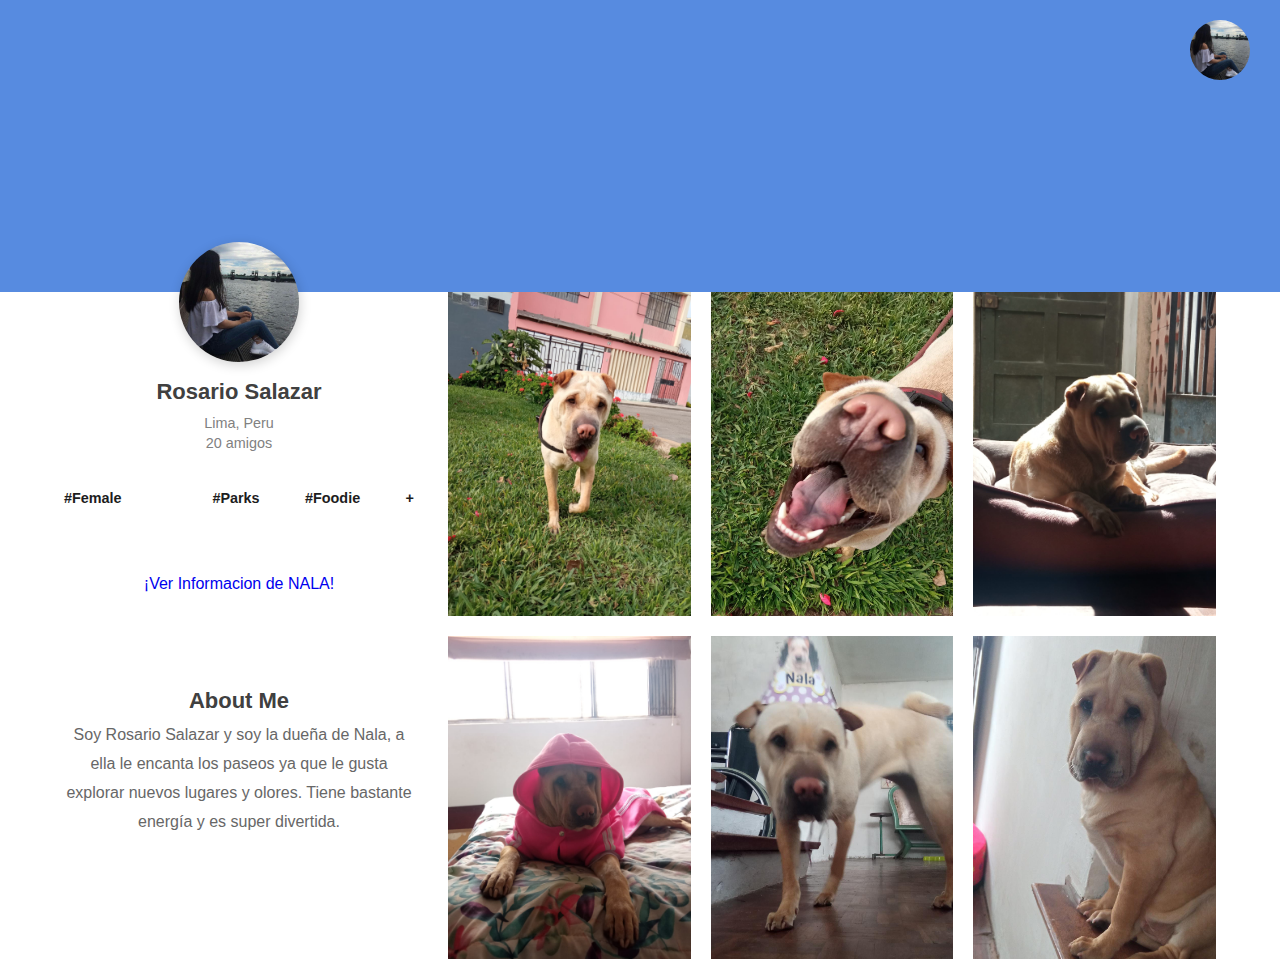
<file: pagina-web/client-profile.html>
<!DOCTYPE html>
<html lang="en">
    <head>
        <meta charset="UTF-8"/>
        <meta http-equiv="X-UA-Compatible" content="IE=edge" />
        <meta name="viewport" content="width=device-width, initial-scale=1.0" />
        <title>Perfil Del Dueño</title>
        <link rel="icon" href="imagenes/logo.ico">
        <link rel="stylesheet" href="client-profile-styles.css">
    </head>
    <body>
        <header class="action" onclick="menuToggle();">
            <div class="profile">
                <img src="imagenes/perfil-user-img.jpg" alt="img-user"> 
            </div>
            <div class="menu">
                <h3>Rosario Salazar<br><span>Pet Lover</span></h3>
                <ul>
                    <li><img src="imagenes/perfil.png"><a href="client-profile.html">Mi perfil</a></li>
                    <li><img src="imagenes/buscar.png"><a href="explore-profile.html">Explorar perfiles</a></li>
                    <li><img src="imagenes/personas.png"><a href="explore-profile.html">Mis paseadores y cuidadores</a></li>
                    <li><img src="imagenes/log-out.png"><a href="index.html">Cerrar sesión</a></li>
                </ul>
            </div>
        </header>
    
        <div class="header">
            <header>
            </header>
            <div class="cols_container">
                <div class="left__col">
                    <div class="Profile">
                        <img src="imagenes/perfil-user-img.jpg" class="profile_pic" />
                    </div>
                    
                    <h2>Rosario Salazar</h2>
                    <p>Lima, Peru</p>
                    <p>20 amigos</p>
                
                    <ul class="Tags">
                        <li><span>#Female<span><li>
                        <li><span>#Parks<span></li>
                        <li><span>#Foodie<span></li>
                        <li><span>+<span></li>
                    </ul>

                    <nav>
                        <a href="perfil-mascota.html">¡Ver Informacion de NALA!</a>
                    </nav>

                    <div class="About">
                        <h2>About Me</h2>
                        <p>
                            Soy Rosario Salazar y soy la dueña de Nala, a ella le encanta los paseos
                            ya que le gusta explorar nuevos lugares y olores. Tiene bastante energía
                            y es super divertida.
                        </p>
                    </div>
                </div>
                    
                <div class="right__col">
                    <div class="Dog_Pic">
                        <img src="imagenes/nala2.jpeg" class="Photo" />
                        <img src="imagenes/nala3.jpeg" alt="Photo" />
                        <img src="imagenes/nala4.jpeg" alt="Photo" />
                        <img src="imagenes/nala5.jpeg" alt="Photo" />
                        <img src="imagenes/nala6.jpeg" alt="Photo" />
                        <img src="imagenes/nala7.jpeg" alt="Photo" />
                    </div>
                </div>
            <div>
        </div>
        <script type="text/javascript" src="scriptPage.js"></script>
    </body>
</html>
</file>
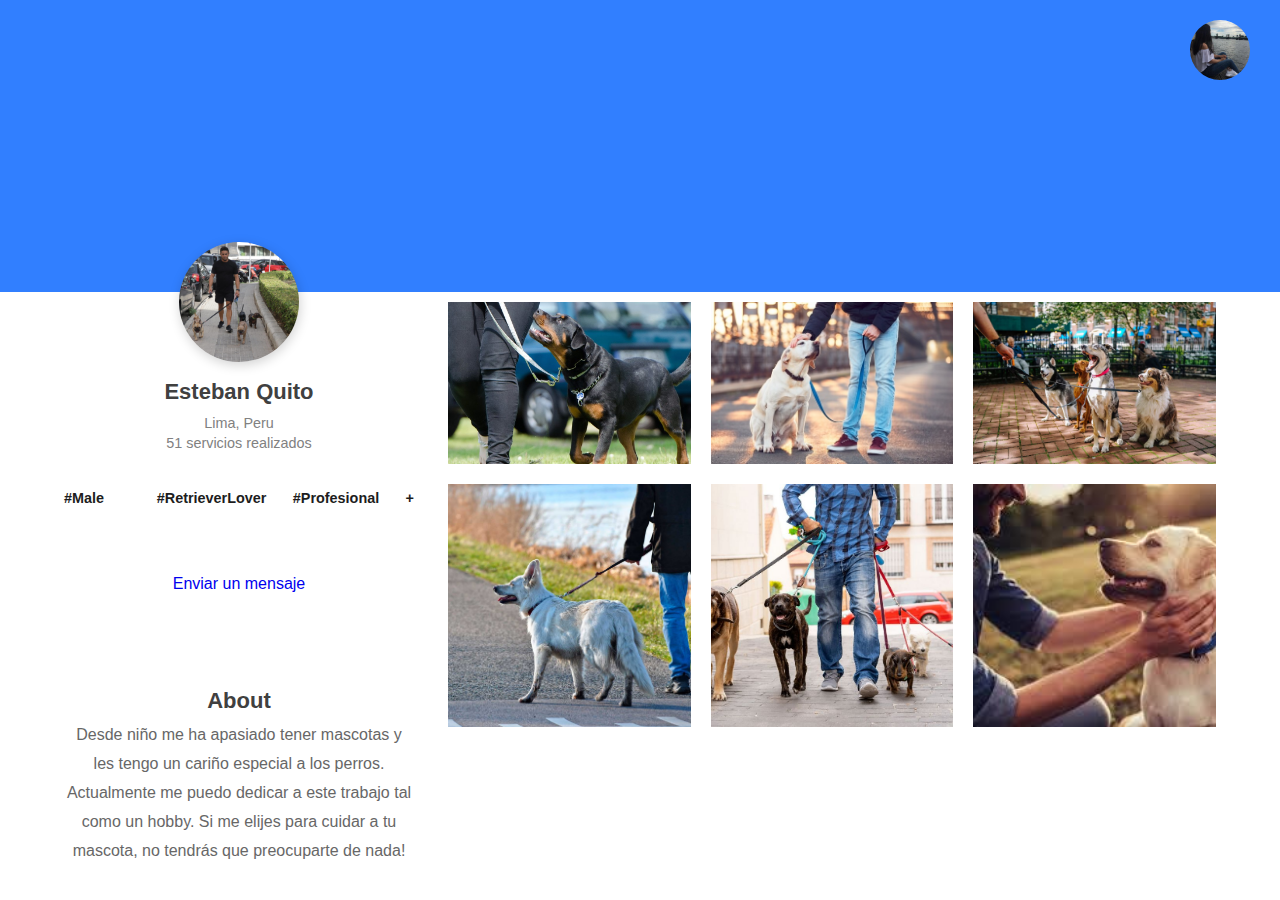
<file: pagina-web/dogsitter-profile.html>
<!DOCTYPE html>
<html lang="en">
    <head>
        <meta charset="UTF-8"/>
        <meta http-equiv="X-UA-Compatible" content="IE=edge" />
        <meta name="viewport" content="width=device-width, initial-scale=1.0" />
        <title>Perfil Del Cuidador</title>
        <link rel="icon" href="imagenes/logo.ico">
        <link rel="stylesheet" href="dogsitter-profile-styles.css">
    </head>
    <body>
        <header class="action" onclick="menuToggle();">
            <div class="profile">
                <img src="imagenes/perfil-user-img.jpg" alt="img-user"> 
            </div>
            <div class="menu">
                <h3>Rosario Salazar<br><span>Pet Lover</span></h3>
                <ul>
                    <li><img src="imagenes/perfil.png"><a href="client-profile.html">Mi perfil</a></li>
                    <li><img src="imagenes/buscar.png"><a href="explore-profile.html">Explorar perfiles</a></li>
                    <li><img src="imagenes/personas.png"><a href="explore-profile.html">Mis paseadores y cuidadores</a></li>
                    <li><img src="imagenes/log-out.png"><a href="index.html">Cerrar sesión</a></li>
                </ul>
            </div>
        </header>
    
        <div class="header">
            <header></header>
            <div class="cols_container">
                <div class="left__col">
                    <div class="Profile">
                        <img src="imagenes/perfil-dogsitter-img.jpg" class="profile_pic" />
                    </div>
                    
                    <h2>Esteban Quito</h2>
                    <p>Lima, Peru</p>
                    <p>51 servicios realizados</p>
                
                    <ul class="Tags">
                        <li><span>#Male<span><li>
                        <li><span>#RetrieverLover<span></li>
                        <li><span>#Profesional<span></li>
                        <li><span>+<span></li>
                    </ul>

                    <nav>
                        <a href="chat.html">Enviar un mensaje</a>
                    </nav>

                    <div class="About">
                        <h2>About</h2>
                        <p>
                            Desde niño me ha apasiado tener mascotas y les tengo un cariño especial a los perros. 
                            Actualmente me puedo dedicar a este trabajo tal como un hobby. 
                            Si me elijes para cuidar a tu mascota, no tendrás que preocuparte de nada! 
                        </p>
                    </div>
                </div>
                    
                <div class="right__col">
                    <div class="Dog_Pic">
                        <img src="imagenes/perro1.jpg" class="Photo" />
                        <img src="imagenes/perro2.jpg" alt="Photo" />
                        <img src="imagenes/perro3.jpg" alt="Photo" />
                        <img src="imagenes/perro4.jpeg" alt="Photo" />
                        <img src="imagenes/perro5.jpeg" alt="Photo" />
                        <img src="imagenes/perro6.jpg" alt="Photo" />
                    </div>
                </div>
            <div>
        </div>
        <script type="text/javascript" src="scriptPage.js"></script>
    </body>
</html>
</file>
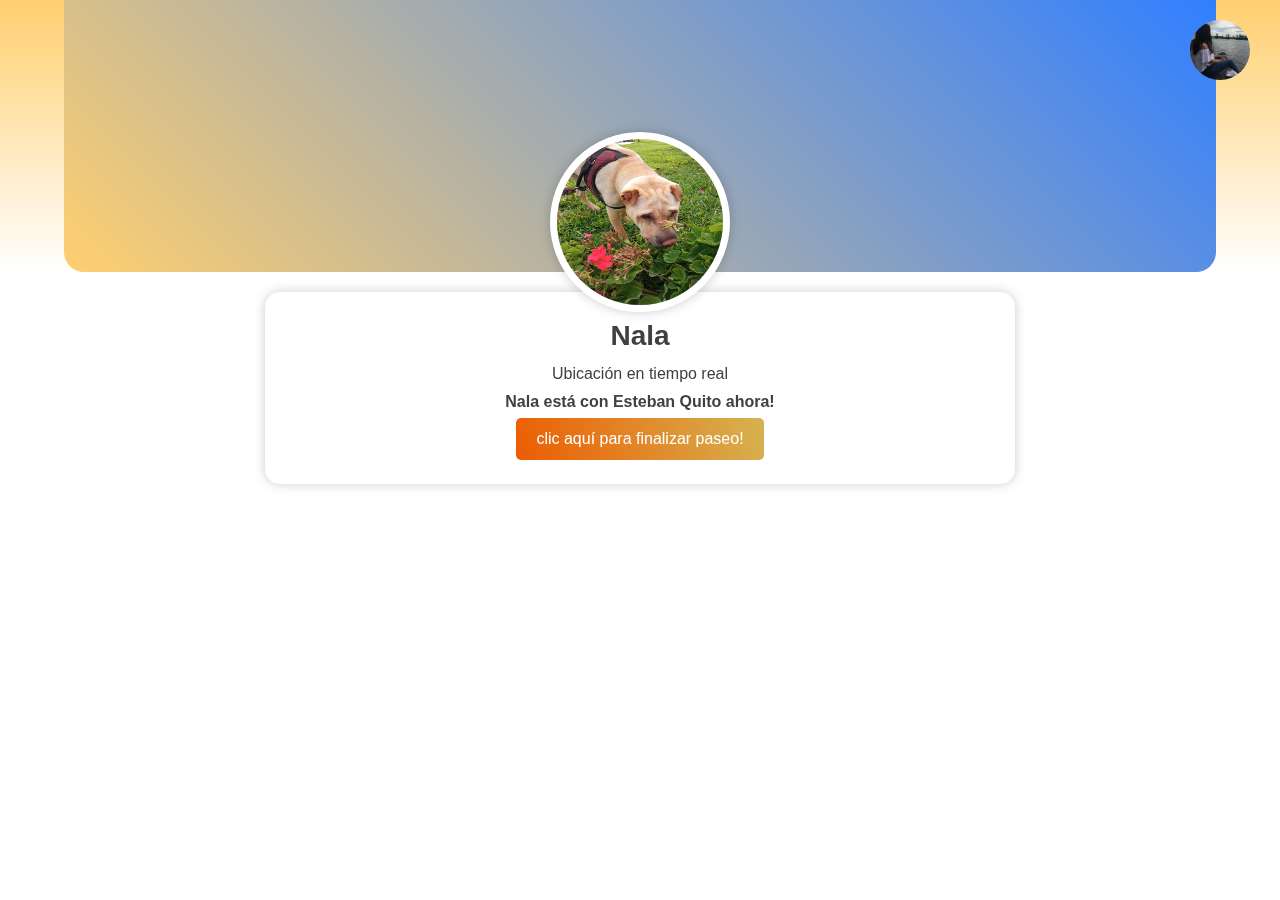
<file: pagina-web/location.html>
<!DOCTYPE html>
<html lang="en">
<head>
    <meta charset="UTF-8">
    <meta name="viewport" content="width=device-width, initial-scale=1.0">
    <link rel="stylesheet" href="location-styles.css">
    <title>Ubicación</title>
    <link rel="icon" href="imagenes/logo.ico">
</head>
<body>
    <header class="action" onclick="menuToggle();">
        <div class="profile">
            <img src="imagenes/perfil-user-img.jpg" alt="img-user"> 
        </div>
        <div class="menu">
            <h3>Rosario Salazar<br><span>Pet Lover</span></h3>
            <ul>
                <li><img src="imagenes/perfil.png"><a href="client-profile.html">Mi perfil</a></li>
                <li><img src="imagenes/buscar.png"><a href="explore-profile.html">Explorar perfiles</a></li>
                <li><img src="imagenes/personas.png"><a href="explore-profile.html">Mis paseadores y cuidadores</a></li>
                <li><img src="imagenes/log-out.png"><a href="index.html">Cerrar sesión</a></li>
            </ul>
        </div>
    </header>
    <section class="user-profile-section">
        <div class="profile-user-header">
            <div class="profile-user-frontpage">
                <div class="profile-user-avatar">
                    <img src="imagenes/avatar-pet.jpeg" alt="img-avatar">
                </div>
            </div>
        </div>
        <div class="profile-user-body">
            <div class="profile-user-bio">
                <h3 class="qualification">Nala</h3>
                <p>Ubicación en tiempo real</p>
                <div class="end-service">
                    <p>Nala está con Esteban Quito ahora!</p>
                    <a href="rate-service.html" id="trip-finish">clic aquí para finalizar paseo!</a>
                </div>
            </div>
        </div>
        <div class="map">
            <div class="map-content">
            <iframe src="https://www.google.com/maps/embed?pb=!1m18!1m12!1m3!1d3901.360627845639!2d-77.05252238852052!3d-12.087445942611827!2m3!1f0!2f0!3f0!3m2!1i1024!2i768!4f13.1!3m3!1m2!1s0x9105c8560da88193%3A0xc96db500423dd90c!2sUPC%20-%20Campus%20San%20Isidro!5e0!3m2!1ses-419!2spe!4v1687525758192!5m2!1ses-419!2spe" width="100%" height="300" frameborder="0" style="border:0;" allowfullscreen="" aria-hidden="false" tabindex="0"></iframe>                
            </div>
        </div>
    </section>
    <!----Java script-->
    <script type="text/javascript" src="scriptPage.js"></script>
</body>
</html>
</file>
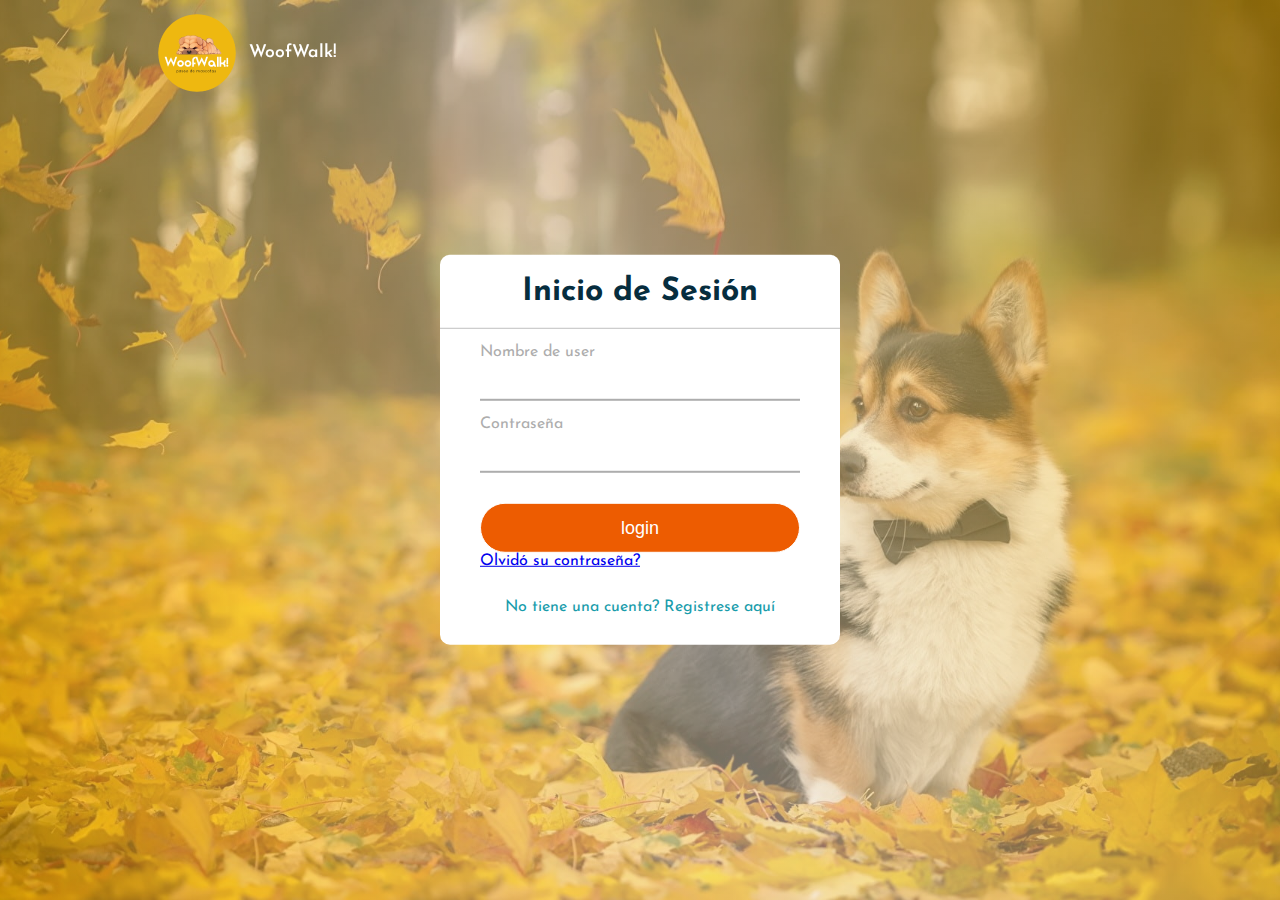
<file: pagina-web/login.html>
<!DOCTYPE html>
<html lang="es">
<head>
    <meta charset="UTF-8">
    <meta http-equiv="X-UA-Compatible" content="IE=edge">
    <meta name="viewport" content="width=device-width, initial-scale=1.0">
    <title>Iniciar Sesión</title>
    <link rel="icon" href="imagenes/logo.ico">
    <link rel="stylesheet" href="login-styles.css">
    <!--fuente-->
    <!--josefine-sans-->
    <link rel="preconnect" href="https://fonts.googleapis.com">
    <link rel="preconnect" href="https://fonts.gstatic.com" crossorigin>
    <link href="https://fonts.googleapis.com/css2?family=Josefin+Sans:wght@700&display=swap" rel="stylesheet">
    <!--antic-->
    <link rel="preconnect" href="https://fonts.googleapis.com">
    <link rel="preconnect" href="https://fonts.gstatic.com" crossorigin>
    <link href="https://fonts.googleapis.com/css2?family=Antic&family=Josefin+Sans:wght@300&display=swap" rel="stylesheet">
</head>
<body>
    <!--barra nav-->
    <header>
        <a href="index.html" class="logo"><img src="imagenes/logo.png" alt="Logo-WoofWalk"><span>WoofWalk!</span></a>
    </header>

    <div class="form-login">
        <h1>Inicio de Sesión</h1>
        <form method="get">
            <div class="username">
                <input id="user" type="text" required>
                <label>Nombre de user</label>
            </div>
            <div class="username">
                <input id="password" type="password" required>
                <label>Contraseña</label>
            </div>
            <input type="submit" value="login" onclick="login()">
            <div class="remember">
                <a href="#">Olvidó su contraseña?</a>
            </div>   
            <div class="register">
                <a href="register.html">No tiene una cuenta? Registrese aquí</a>
            </div>
        </form>
    </div>
    <script type="text/javascript" src="script.js"></script>
</body>
</html>
</file>
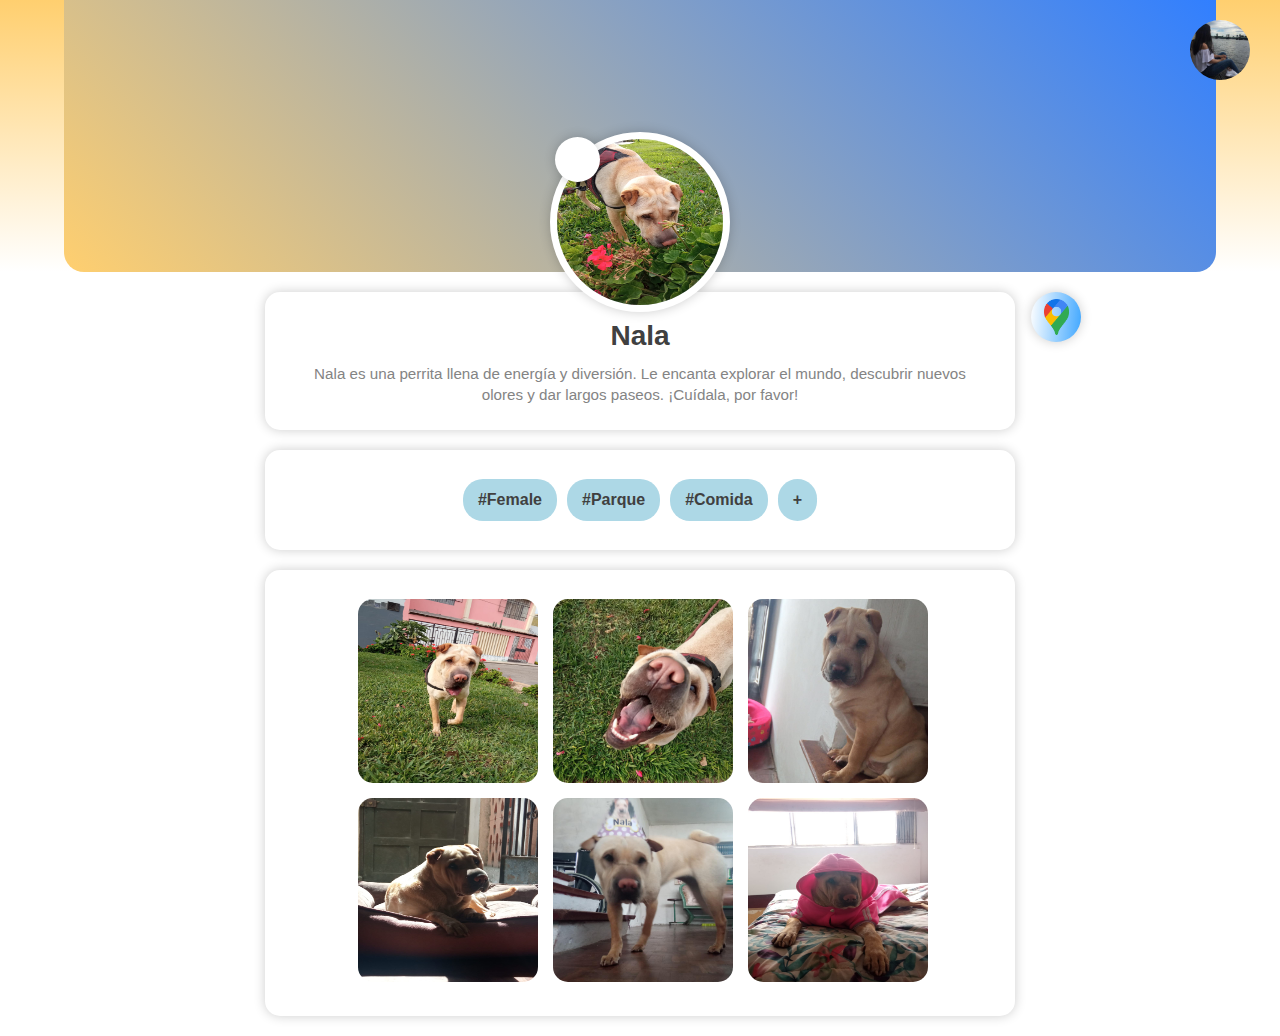
<file: pagina-web/perfil-mascota.html>
<!DOCTYPE html>
<html lang="es">

<head>
    <meta charset="UTF-8">
    <meta name="viewport" content="width=device-width, initial-scale=1.0">
    <title>Perfil de tu Mascota</title>
    <link rel="icon" href="imagenes/logo.ico">
    <link rel="stylesheet" type="text/css" href="https://necolas.github.io/normalize.css/8.0.1/normalize.css">
    <link rel="stylesheet" href="https://pro.fontawesome.com/releases/v5.10.0/css/all.css" integrity="sha384-AYmEC3Yw5cVb3ZcuHtOA93w35dYTsvhLPVnYs9eStHfGJvOvKxVfELGroGkvsg+p" crossorigin="anonymous" />
    <link rel="stylesheet" href="perfil-mascota-styles.css">
</head>

<body>
    <header class="action" onclick="menuToggle();">
        <div class="profile">
            <img src="imagenes/perfil-user-img.jpg" alt="img-user"> 
        </div>
        <div class="menu">
            <h3>Rosario Salazar<br><span>Pet Lover</span></h3>
            <ul>
                <li><img src="imagenes/perfil.png"><a href="client-profile.html">Mi perfil</a></li>
                <li><img src="imagenes/buscar.png"><a href="explore-profile.html">Explorar perfiles</a></li>
                <li><img src="imagenes/personas.png"><a href="#">Mis paseadores y cuidadores</a></li>
                <li><img src="imagenes/log-out.png"><a href="index.html">Cerrar sesión</a></li>
            </ul>
        </div>
    </header>
    <section class="seccion-perfil-usuario">
        <div class="perfil-usuario-header">
            <div class="perfil-usuario-portada">
                <div class="perfil-usuario-avatar">
                    <img src="imagenes/nala1.jpeg" alt="img-avatar">
                    <label for="file-upload" class="boton-avatar">
                        <input id="file-upload" type="file" style="display: none;">
                        <div class="icon-image"><i class="far fa-image"></i></div>
                    </label>
                </div>
            </div>
        </div>
        <div class="perfil-usuario-body">
            <div class="perfil-usuario-bio">
                <h3 class="titulo">Nala</h3>
                <p class="texto">Nala es una perrita llena de energía y diversión. Le encanta explorar el mundo, descubrir nuevos olores
                    y dar largos paseos. ¡Cuídala, por favor!</p>
            </div>
            <div class="perfil-usuario-tags">
                <p>#Female</p>
                <p>#Parque</p>
                <p>#Comida</p>
                <p>+</p>
            </div>
            <div class="perfil-usuario-footer">
                <div class="gallery">
                    <img src="imagenes/nala2.jpeg" alt="nala-gallery"></a>
                    <img src="imagenes/nala3.jpeg" alt="nala-gallery"></a>
                    <img src="imagenes/nala7.jpeg" alt="nala-gallery"></a>
                    <img src="imagenes/nala4.jpeg" alt="nala-gallery"></a>
                    <img src="imagenes/nala6.jpeg" alt="nala-gallery"></a>
                    <img src="imagenes/nala5.jpeg" alt="nala-gallery"></a>
                </div>
            </div>
            <div class="redes-sociales">
                <a href="location.html" class="button-google"><img src="imagenes/maps.png" alt="maps"></a>
            </div>
        </div>
    </section>
    
</div>
<script type="text/javascript" src="scriptPage.js"></script>
<script type="text/javascript" src="scriptProfile.js"></script>
</body>
</html>
</file>
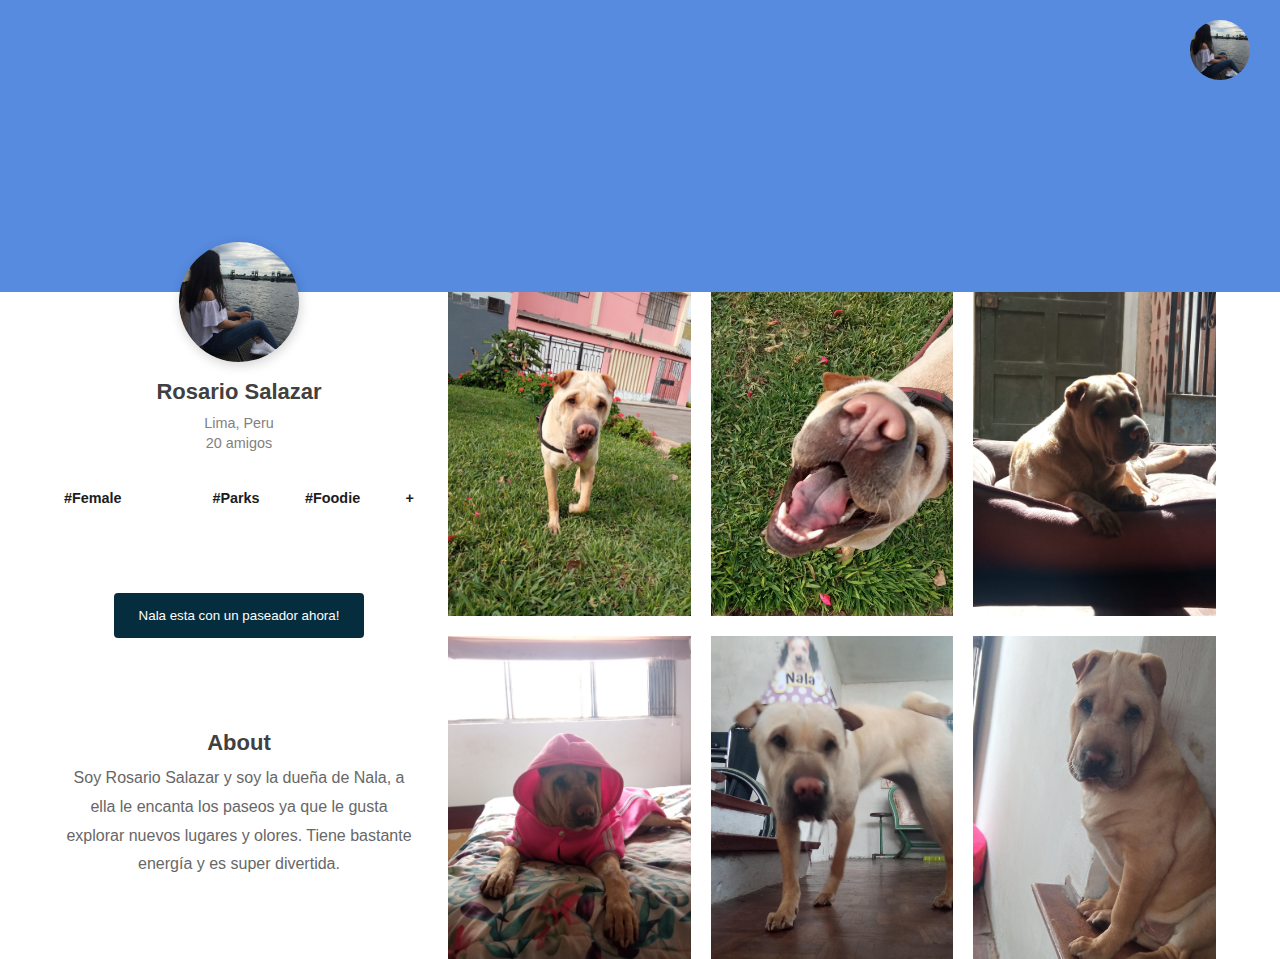
<file: pagina-web/Perfil-usuario.html>
<!DOCTYPE html>
<html lang="en">
    <head>
        <meta charset="UTF-8"/>
        <meta http-equiv="X-UA-Compatible" content="IE=edge" />
        <meta name="viewport" content="width=device-width, initial-scale=1.0" />
        <title>Perfil Del Dueño</title>
        <link rel="stylesheet" href="perfil-usuario-styles.css">
    </head>
    <body>
        <header class="action" onclick="menuToggle();">
            <div class="profile">
                <img src="imagenes/perfil-user-img.jpg" alt="img-user"> 
            </div>
            <div class="menu">
                <h3>Rosario Salazar<br><span>Pet Lover</span></h3>
                <ul>
                    <li><img src="imagenes/perfil.png"><a href="#">Mi perfil</a></li>
                    <li><img src="imagenes/buscar.png"><a href="#">Explorar perfiles</a></li>
                    <li><img src="imagenes/personas.png"><a href="#">Mis paseadores y cuidadores</a></li>
                    <li><img src="imagenes/log-out.png"><a href="#">Cerrar sesión</a></li>
                </ul>
            </div>
        </header>
    
        <div class="header">
            <header></header>
            <div class="cols_container">
                <div class="left__col">
                    <div class="Profile">
                        <img src="imagenes/perfil-user-img.jpg" class="profile_pic" />
                    </div>
                    
                    <h2>Rosario Salazar</h2>
                    <p>Lima, Peru</p>
                    <p>20 amigos</p>
                
                    <ul class="Tags">
                        <li><span>#Female<span><li>
                        <li><span>#Parks<span></li>
                        <li><span>#Foodie<span></li>
                        <li><span>+<span></li>
                    </ul>

                    <nav>
                        <button>Nala esta con un paseador ahora!</button>
                    </nav>

                    <div class="About">
                        <h2>About</h2>
                        <p>
                            Soy Rosario Salazar y soy la dueña de Nala, a ella le encanta los paseos
                            ya que le gusta explorar nuevos lugares y olores. Tiene bastante energía
                            y es super divertida.
                        </p>
                    </div>
                </div>
                    
                <div class="right__col">
                    <div class="Dog_Pic">
                        <img src="imagenes/nala2.jpeg" class="Photo" />
                        <img src="imagenes/nala3.jpeg" alt="Photo" />
                        <img src="imagenes/nala4.jpeg" alt="Photo" />
                        <img src="imagenes/nala5.jpeg" alt="Photo" />
                        <img src="imagenes/nala6.jpeg" alt="Photo" />
                        <img src="imagenes/nala7.jpeg" alt="Photo" />
                    </div>
                </div>
            <div>
        </div>
        <script type="text/javascript" src="scriptPage.js"></script>
    </body>
</html>
</file>
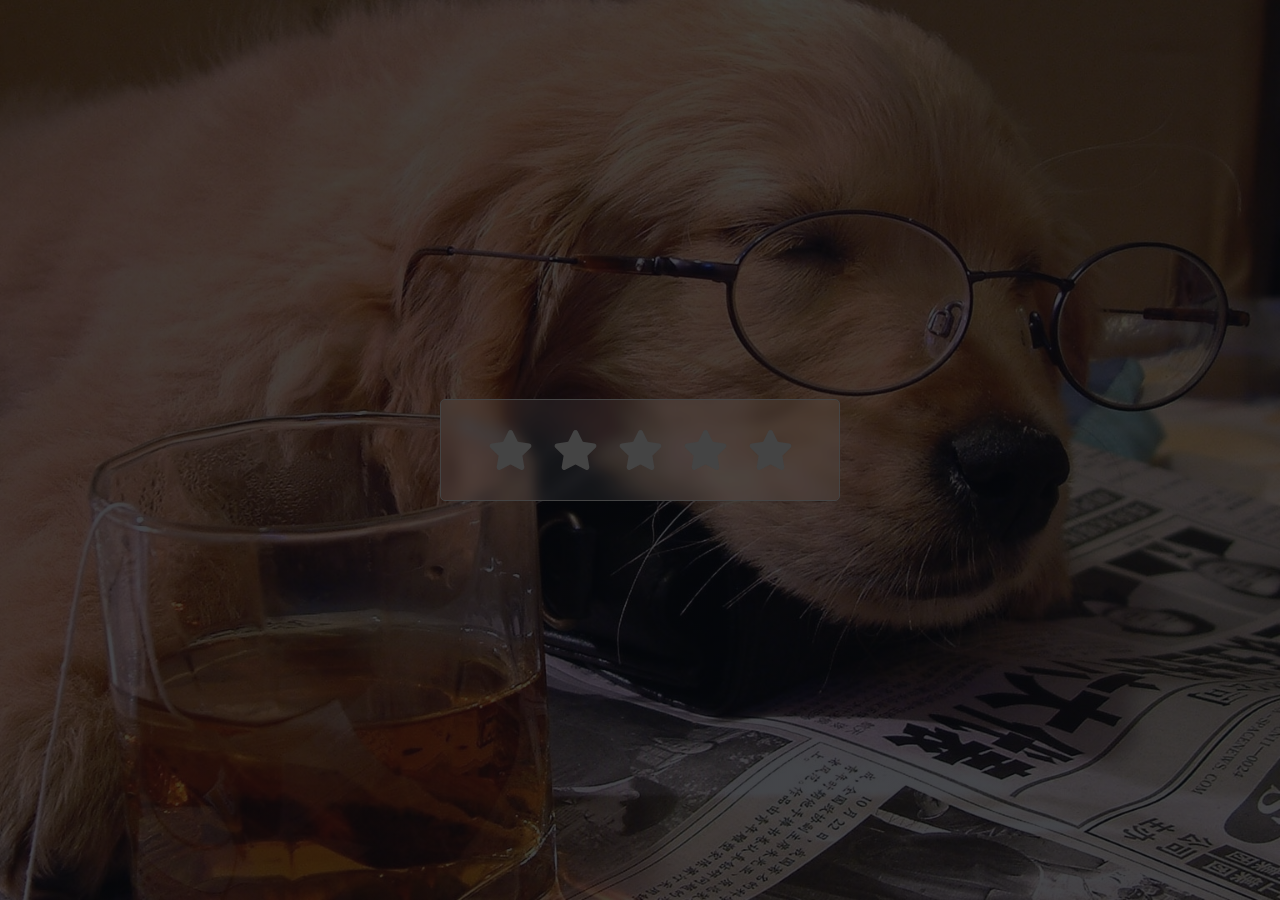
<file: pagina-web/rate-service.html>
<!DOCTYPE html>
<html lang="es">
<head>
    <meta charset="UTF-8">
    <meta name="viewport" content="width=device-width, initial-scale=1.0">
    <title>Calificar Servicio</title>
    <link rel="stylesheet" href="rate-service.css">
    <link rel="stylesheet" href="https://cdnjs.cloudflare.com/ajax/libs/font-awesome/5.15.3/css/all.min.css"/>
    <link rel="icon" href="imagenes/logo.ico">
</head> 
<body>
    <div class="container">
        <div class="star-widget">
            <input type="radio" name="rate" id="rate-5">
            <label for="rate-5" class="fas fa-star"></label>
            <input type="radio" name="rate" id="rate-4">
            <label for="rate-4" class="fas fa-star"></label>
            <input type="radio" name="rate" id="rate-3">
            <label for="rate-3" class="fas fa-star"></label>
            <input type="radio" name="rate" id="rate-2">
            <label for="rate-2" class="fas fa-star"></label>
            <input type="radio" name="rate" id="rate-1">
            <label for="rate-1" class="fas fa-star"></label>
            <form action="#">
                <div class="textarea">
                    <textarea cols="30" placeholder="Escribe tu experiencia.."></textarea>
                </div>
                <div class="btn">
                    <a href="perfil-mascota.html" id="send-rating">Enviar</a>
                </div>
            </form>
        </div>
    </div>
    <!----Java script-->
    <script type="text/javascript" src="scriptPage.js"></script>
</body>
</html>
</file>
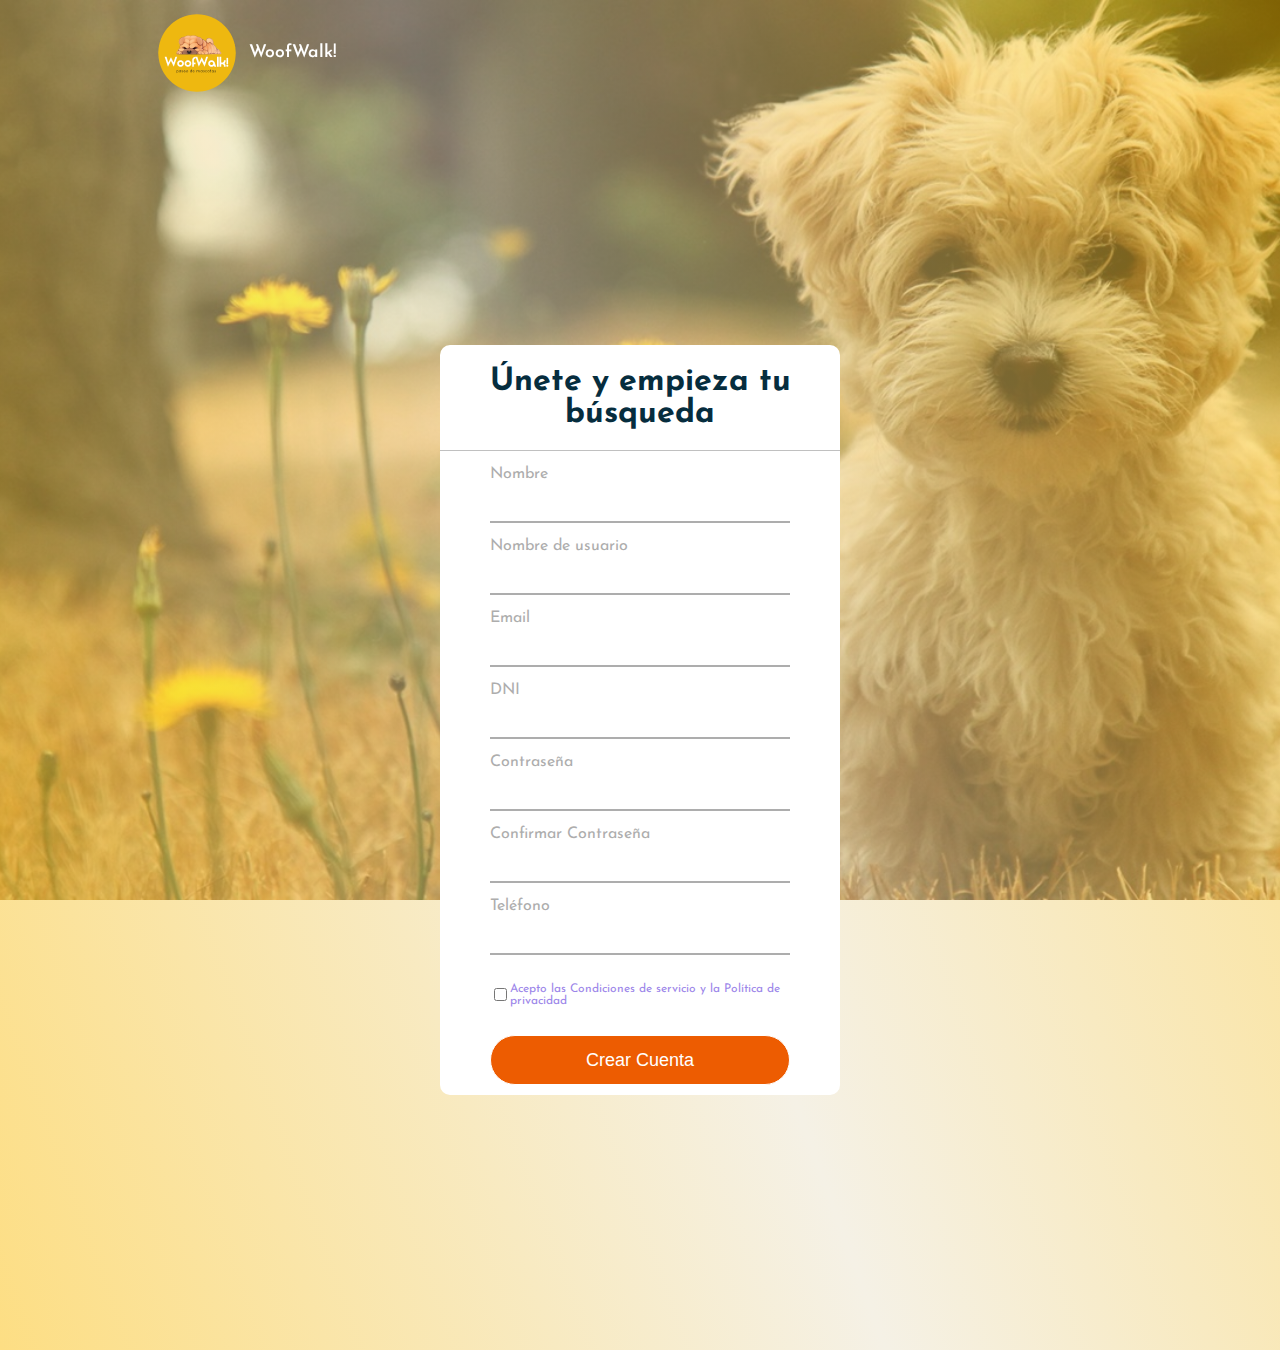
<file: pagina-web/register.html>
<!DOCTYPE html>
<html lang="es">
<head>
    <meta charset="UTF-8">
    <meta http-equiv="X-UA-Compatible" content="IE=edge">
    <meta name="viewport" content="width=device-width, initial-scale=1.0">
    <title>Iniciar Sesión</title>
    <link rel="icon" href="imagenes/logo.ico">
    <link rel="stylesheet" href="register-styles.css">
    <!--fuente-->
    <!--josefine-sans-->
    <link rel="preconnect" href="https://fonts.googleapis.com">
    <link rel="preconnect" href="https://fonts.gstatic.com" crossorigin>
    <link href="https://fonts.googleapis.com/css2?family=Josefin+Sans:wght@700&display=swap" rel="stylesheet">
    <!--antic-->
    <link rel="preconnect" href="https://fonts.googleapis.com">
    <link rel="preconnect" href="https://fonts.gstatic.com" crossorigin>
    <link href="https://fonts.googleapis.com/css2?family=Antic&family=Josefin+Sans:wght@300&display=swap" rel="stylesheet">
</head>
<body>
    <!--barra nav-->
    <header>
        <a href="index.html" class="logo"><img src="imagenes/logo.png" alt="Logo-WoofWalk"><span>WoofWalk!</span></a>
    </header>

    <div class="form-register">
        <h1>Únete y empieza tu búsqueda</h1>
        <form method="get">
            <div class="username">
                <input id="name" type="text" required>
                <label>Nombre</label>
            </div>
            <div class="username">
                <input id="user" type="text" required>
                <label>Nombre de usuario</label>
            </div>
            <div class="username">
                <input id="email" type="text" required>
                <label>Email</label>
            </div>
            <div class="username">
                <input id="DNI" type="number" required>
                <label>DNI</label>
            </div>
            <div class="username">
                <input id="password" type="password" required>
                <label>Contraseña</label>
            </div>
            <div class="username">
            <input id="password" type="password" required>
            <label>Confirmar Contraseña</label>
             </div>
             <div class="username">
                <input id="celular" type="number" required>
                <label>Teléfono</label>
                 </div>

            <div class="terms">
            <input id = "checkbox" type="checkbox" required>
            <label>Acepto las Condiciones de servicio y la Política de privacidad </label>
            </div>
            <input type="submit" value="Crear Cuenta" onclick="Register()">
        </div>
        </form>
    </div>
    <script type="text/javascript" src="script.js"></script>
</body>
</html>
</file>
<file: pagina-web/client-profile-styles.css>
html {
    -webkit-text-size-adjust: 100%;
    -ms-text-size-adjust: 100%;
    text-size-adjust: 100%;
    line-height: 1.4;
}


* {
    margin: 0;
    padding: 0;
    -webkit-box-sizing: border-box;
    -moz-box-sizing: border-box;
    box-sizing: border-box;
}

body {
    color: #404040;
    font-family: "Arial", Segoe UI, Tahoma, sans-serifl, Helvetica Neue, Helvetica;
}

body{
    width: 100%;
    margin: 0;
    padding: 0;
    box-sizing: border-box;
    min-height: 100vh;
    font-family: "Poppins", sans-serif;
}

ul {
    list-style-type: none;
    margin: 0;
    padding: 0;
    display: flex;
    align-items: center;
    text-align: center;
}

a {
    text-decoration: none;
}

.header header{
    width: 100%;
    min-height: calc(100px + 15vw);
    background-color: #457fdde7;
}

.header .cols_container .left__col{
    padding: 25px 20px;
    text-align: center;
    max-width: 350px;
    position: relative;
    margin: 0 auto;
}

.header .cols_container .left__col .Profile{
    position: absolute;
    top: -50px;
    left: 50%;
    transform: translate(-50%)
}

.header .cols_container .left__col .Profile .profile_pic{
    width: 120px;
    height: 120px;
    object-fit: cover;
    border-radius: 50%;
    display: block;
    box-shadow: 1px 3px 12px rgba(0, 0, 0, 0.18);
    background-image: linear-gradient(45deg, #FFCF6F, #317FFF);
}

.header .cols_container .left__col h2{
    margin-top: 60px;
    font-weight: 600;
    font-size: 22px;
    margin-bottom: 5px;
}

.header .cols_container .left__col p{
    font-size: 0.9rem;
    color: #818181;
    margin: 0;
}

.header .cols_container .left__col .Tags{
    justify-content: space-between;
    position: relative;
    margin: 35px 0;
}

.header .cols_container .left__col .Tags li{
    display: flex;
    color: #818181;
    font-size: 0.9rem;
}

.header .cols_container .left__col .Tags li span{
    color: #1d1d1d;
    font-weight: 600;
}

.header .cols_container .left__col nav{
    display: flex;
    align-items: center;
    padding: 30px 0;
    justify-content: space-between;
    flex-direction: column;
}

.header .cols_container .left__col nav button{
    background: #062D3E;
    color: #FFFFFF;
    border: none;
    padding: 15px 25px;
    border-radius: 4px;
    cursor: pointer;
    margin-top: 20px;
}

.header .cols_container .About p{
    font-size: 1rem;
    color: #676767;
    line-height: 1.8em;
}

.header .cols_container .right__col .Dog_Pic{
    display: grid;
    grid-template-columns: repeat(auto-fill, minmax(190px, 1fr));
    gap: 20px;
}

.header .cols_container .right__col .Dog_Pic img{
    max-width: 100%;
    display: block;
    height: 100%;
    object-fit: cover;
}

@media (min-width: 868px){
    .header .cols_container{
        max-width: 1200px;
        margin: 0 auto;
        width: 90%;
        justify-content: space-between;
        display: grid;
        grid-template-columns: 1fr 2fr;
    }

    .header .cols_container .left__col{
        padding: 25px 0;
    }

    .header .cols_container .right__col .Dog_Pic{
        height: 365px;
        overflow: 0 0 30px;
    }
}

@media (min-width: 1017px){
    .header .cols_container .left__col{
        margin: 0;
        margin-right: auto;
    }

    .header .cols_container .right__col nav{
        flex-direction: row;
    }

    .header .cols_container .right__col nav button{
        margin-top: 0;
    }
}



/*header*/
.action{
    position: fixed;
    top: 20px;
    right: 30px;
    z-index: 9999;
}

.action .profile{
    position: relative;
    width: 60px;
    height: 60px;
    border-radius: 50%;
    overflow: hidden;
    cursor: pointer;
}

.action .profile img{
    position: absolute;
    top: 0;
    left: 0;
    width: 100%;
    height: 100%;
    object-fit: cover;
}

.action .menu{
    position: absolute;
    top: 120px;
    right: -10px;
    padding: 10px 20px;
    background: #FFF;
    width: 300px;
    box-sizing: 0 5px 25px rgba(0,0,0,0.1);
    border-radius: 15px;
    transition: 0.5s;
    visibility: hidden;
    opacity: 0;
}

.action .menu.active{
    visibility: visible;
    opacity: 1;
}

.action .menu::before{
    content: '';
    position: absolute;
    top: -5px;
    right: 28px;
    width: 20px;
    height: 20px;
    background: #FFFFFF;
    transform: rotate(45deg);

}

.action .menu h3{
    width: 100%;
    text-align: center;
    font-size: 18px;
    padding: 20px 0;
    font-weight: 500;
    font-size: 18px;
    color: #555;
    line-height: 1.2em;
}

.action .menu h3 span{
    font-size: 14px;
    color: #cecece;
    font-weight: 400;
}

.action .menu ul li{
    list-style: none;
    padding: 10px 0;
    border-top: 1px solid rgba(0,0,0,0.05);
    display: flex;
    align-items: center;
    justify-content: center;
}

.action .menu ul li img{
    max-width: 20px;
    margin-right: 10px;
    opacity: 0.5;
    transition: 0.5s;
}

.action .menu ul li:hover img{
    opacity: 1;
}

.action .menu ul li a{
    display: inline-block;
    text-decoration: none;
    color: #555;
    font-weight: 500;
    transition: 0.5s;
}

.action .menu ul li a:hover{
    color: #ff5d94;
}
</file>
<file: pagina-web/dogsitter-profile-styles.css>
html {
    -webkit-text-size-adjust: 100%;
    -ms-text-size-adjust: 100%;
    text-size-adjust: 100%;
    line-height: 1.4;
}


* {
    margin: 0;
    padding: 0;
    -webkit-box-sizing: border-box;
    -moz-box-sizing: border-box;
    box-sizing: border-box;
}

body {
    color: #404040;
    font-family: "Arial", Segoe UI, Tahoma, sans-serifl, Helvetica Neue, Helvetica;
}

body{
    width: 100%;
    margin: 0;
    padding: 0;
    box-sizing: border-box;
    min-height: 100vh;
    font-family: "Poppins", sans-serif;
}

ul {
    list-style-type: none;
    margin: 0;
    padding: 0;
    display: flex;
    align-items: center;
    text-align: center;
}

a {
    text-decoration: none;
}

.header header{
    width: 100%;
    min-height: calc(100px + 15vw);
    background-color: #317FFF;
}

.header .cols_container .left__col{
    padding: 25px 20px;
    text-align: center;
    max-width: 350px;
    position: relative;
    margin: 0 auto;
}

.header .cols_container .left__col .Profile{
    position: absolute;
    top: -50px;
    left: 50%;
    transform: translate(-50%)
}

.header .cols_container .left__col .Profile .profile_pic{
    width: 120px;
    height: 120px;
    object-fit: cover;
    border-radius: 50%;
    display: block;
    box-shadow: 1px 3px 12px rgba(0, 0, 0, 0.18);
    background-image: linear-gradient(45deg, #FFCF6F, #317FFF);
}

.header .cols_container .left__col h2{
    margin-top: 60px;
    font-weight: 600;
    font-size: 22px;
    margin-bottom: 5px;
}

.header .cols_container .left__col p{
    font-size: 0.9rem;
    color: #818181;
    margin: 0;
}

.header .cols_container .left__col .Tags{
    justify-content: space-between;
    position: relative;
    margin: 35px 0;
}

.header .cols_container .left__col .Tags li{
    display: flex;
    color: #818181;
    font-size: 0.9rem;
}

.header .cols_container .left__col .Tags li span{
    color: #1d1d1d;
    font-weight: 600;
}

.header .cols_container .left__col nav{
    display: flex;
    align-items: center;
    padding: 30px 0;
    justify-content: space-between;
    flex-direction: column;
}

.header .cols_container .left__col nav button{
    background: #062D3E;
    color: #FFFFFF;
    border: none;
    padding: 15px 25px;
    border-radius: 4px;
    cursor: pointer;
    margin-top: 20px;
}

.header .cols_container .About p{
    font-size: 1rem;
    color: #676767;
    line-height: 1.8em;
}

.header .cols_container .right__col .Dog_Pic{
    margin-top: 10px;
    display: grid;
    grid-template-columns: repeat(auto-fill, minmax(190px, 1fr));
    gap: 20px;
}

.header .cols_container .right__col .Dog_Pic img{
    max-width: 100%;
    display: block;
    height: 100%;
    object-fit: cover;
}

@media (min-width: 868px){
    .header .cols_container{
        max-width: 1200px;
        margin: 0 auto;
        width: 90%;
        justify-content: space-between;
        display: grid;
        grid-template-columns: 1fr 2fr;
    }

    .header .cols_container .left__col{
        padding: 25px 0;
    }

    .header .cols_container .right__col .Dog_Pic{
        height: 365px;
        overflow: 0 0 30px;
    }
}

@media (min-width: 1017px){
    .header .cols_container .left__col{
        margin: 0;
        margin-right: auto;
    }

    .header .cols_container .right__col nav{
        flex-direction: row;
    }

    .header .cols_container .right__col nav button{
        margin-top: 0;
    }
}



/*header*/
.action{
    position: fixed;
    top: 20px;
    right: 30px;
    z-index: 9999;
}

.action .profile{
    position: relative;
    width: 60px;
    height: 60px;
    border-radius: 50%;
    overflow: hidden;
    cursor: pointer;
}

.action .profile img{
    position: absolute;
    top: 0;
    left: 0;
    width: 100%;
    height: 100%;
    object-fit: cover;
}

.action .menu{
    position: absolute;
    top: 120px;
    right: -10px;
    padding: 10px 20px;
    background: #FFF;
    width: 400px;
    box-sizing: 0 5px 25px rgba(0,0,0,0.1);
    border-radius: 15px;
    transition: 0.5s;
    visibility: hidden;
    opacity: 0;
}

.action .menu.active{
    visibility: visible;
    opacity: 1;
}

.action .menu::before{
    content: '';
    position: absolute;
    top: -5px;
    right: 28px;
    width: 20px;
    height: 20px;
    background: #FFFFFF;
    transform: rotate(45deg);

}

.action .menu h3{
    width: 100%;
    text-align: center;
    font-size: 18px;
    padding: 20px 0;
    font-weight: 500;
    font-size: 18px;
    color: #555;
    line-height: 1.2em;
}

.action .menu h3 span{
    font-size: 14px;
    color: #cecece;
    font-weight: 400;
}

.action .menu ul li{
    list-style: none;
    padding: 10px 0;
    border-top: 1px solid rgba(0,0,0,0.05);
    display: flex;
    align-items: center;
    justify-content: center;
}

.action .menu ul li img{
    max-width: 20px;
    margin-right: 10px;
    opacity: 0.5;
    transition: 0.5s;
}

.action .menu ul li:hover img{
    opacity: 1;
}

.action .menu ul li a{
    display: inline-block;
    text-decoration: none;
    color: #555;
    font-weight: 500;
    transition: 0.5s;
}

.action .menu ul li a:hover{
    color: #ff5d94;
}
</file>
<file: pagina-web/location-styles.css>
html {
    -webkit-text-size-adjust: 100%;
    -ms-text-size-adjust: 100%;
    text-size-adjust: 100%;
    line-height: 1.4;
}


* {
    margin: 0;
    padding: 0;
    -webkit-box-sizing: border-box;
    -moz-box-sizing: border-box;
    box-sizing: border-box;
}

body {
    color: #404040;
    font-family: "Arial", Segoe UI, Tahoma, sans-serifl, Helvetica Neue, Helvetica;
}

/*header*/
.action{
    position: fixed;
    top: 20px;
    right: 30px;
    z-index: 9999;
}

.action .profile{
    position: relative;
    width: 60px;
    height: 60px;
    border-radius: 50%;
    overflow: hidden;
    cursor: pointer;
}

.action .profile img{
    position: absolute;
    top: 0;
    left: 0;
    width: 100%;
    height: 100%;
    object-fit: cover;
}

.action .menu{
    position: absolute;
    top: 120px;
    right: -10px;
    padding: 10px 20px;
    background: #FFF;
    width: 300px;
    box-sizing: 0 5px 25px rgba(0,0,0,0.1);
    border-radius: 15px;
    transition: 0.5s;
    visibility: hidden;
    opacity: 0;
}

.action .menu.active{
    visibility: visible;
    opacity: 1;
}

.action .menu::before{
    content: '';
    position: absolute;
    top: -5px;
    right: 28px;
    width: 20px;
    height: 20px;
    background: #FFFFFF;
    transform: rotate(45deg);

}

.action .menu h3{
    width: 100%;
    text-align: center;
    font-size: 18px;
    padding: 20px 0;
    font-weight: 500;
    font-size: 18px;
    color: #555;
    line-height: 1.2em;
}

.action .menu h3 span{
    font-size: 14px;
    color: #cecece;
    font-weight: 400;
}

.action .menu ul li{
    list-style: none;
    padding: 10px 0;
    border-top: 1px solid rgba(0,0,0,0.05);
    display: flex;
    align-items: center;
    justify-content: center;
}

.action .menu ul li img{
    max-width: 20px;
    margin-right: 10px;
    opacity: 0.5;
    transition: 0.5s;
}

.action .menu ul li:hover img{
    opacity: 1;
}

.action .menu ul li a{
    display: inline-block;
    text-decoration: none;
    color: #555;
    font-weight: 500;
    transition: 0.5s;
}

.action .menu ul li a:hover{
    color: #ff5d94;
}


/*seccion de perfil*/
.user-profile-section .profile-user-body,
.user-profile-section {
    display: flex;
    flex-wrap: wrap;
    flex-direction: column;
    align-items: center;
}

.user-profile-section .profile-user-header {
    width: 100%;
    display: flex;
    justify-content: center;
    background: linear-gradient(#FFCF6F, transparent);
    margin-bottom: 1.25rem;
}

.user-profile-section .profile-user-frontpage {
    display: block;
    position: relative;
    width: 90%;
    height: 17rem;
    background-image: linear-gradient(45deg, #FFCF6F, #317FFF);
    border-radius: 0 0 20px 20px;
}

.user-profile-section .profile-user-avatar {
    display: flex;
    width: 180px;
    height: 180px;
    align-items: center;
    justify-content: center;
    border: 7px solid #FFFFFF;
    background-color: #DFE5F2;
    border-radius: 50%;
    box-shadow: 0 0 12px rgba(0, 0, 0, .2);
    position: absolute;
    bottom: -40px;
    left: calc(50% - 90px);
    z-index: 1;
}

.user-profile-section .profile-user-avatar img {
    width: 100%;
    height: 100%;
    position: relative;
    border-radius: 50%;
}

.user-profile-section .profile-user-avatar .boton-avatar {
    position: absolute;
    left: -2px;
    top: -2px;
    border: 0;
    background-color: #fff;
    box-shadow: 0 0 12px rgba(0, 0, 0, .2);
    width: 45px;
    height: 45px;
    border-radius: 50%;
    cursor: pointer;
}

.user-profile-section .profile-user-body {
    width: 70%;
    position: relative;
    max-width: 750px;
}

.user-profile-section .profile-user-body .qualification {
    display: block;
    width: 100%;
    font-size: 1.75em;
    margin-bottom: 0.5rem;
}

.user-profile-section .profile-user-body .texto {
    color: #848484;
    font-size: 0.95em;
}

.user-profile-section .perfil-usuario-footer,
.user-profile-section .profile-user-bio {
    display: flex;
    flex-wrap: wrap;
    padding: 1.5rem 2rem;
    box-shadow: 0 0 12px rgba(0, 0, 0, .2);
    background-color: #fff;
    border-radius: 15px;
    width: 100%;
}

.user-profile-section .profile-user-bio {
    text-align: center;
    justify-content: center;
    margin-bottom: 0.5rem;
}

.end-service{
    text-align: center;
    margin-top: 5px;
    width: 100%;
}

.end-service p{
    font-weight: bold;
}
.end-service a {
    display: inline-block;
    padding: 10px 20px;
    margin-top: 5px;
    border-radius: 5px;
    background: linear-gradient(70deg, #ED5C01, #d6b351);
    color: #ffffff;
    text-decoration: none;
    animation: breathingAnimation 2s ease-in-out infinite;
}

@keyframes breathingAnimation {
    0% { transform: scale(1); }
    50% { transform: scale(1.2); }
    100% { transform: scale(1); }
}

/*mapa*/
.map{
    width: 100%;
    height: 100%;
}
</file>
<file: pagina-web/login-styles.css>
:root{
    --bg-color: #EBE3CC;
    --text-color: #062D3E;
    --main-color: #FFFFFF;
}

header{
    position: fixed;
    width: 100%;
    z-index: 1000;
    display: flex;
    align-items: center;
    justify-content: space-between;
    padding: 10px 12%;
    transition: all .50s ease;
}

.logo{
    display: flex;
    align-items: center;
    text-decoration: none;
}

.logo span{
    color: #FFFFFF;
    font-size: 1.1rem;
    font-weight: 600;
    padding-left: 10px;
}

body{
    font-family: monospace;
    margin: 0;
    padding: 0;
    height: 100vh;
    background: url(imagenes/login-fondo.jpg);
    background-repeat: no-repeat;
    background-size: cover;
    background-position: center;
    background-attachment: fixed;
    font-family: 'Josefin Sans', sans-serif;
}

body::before{
    content: '';
    width: 100%;
    min-height: 100vh;
    position: absolute;
    top: 0;
    left: 0;
    background: linear-gradient(250deg,#FBBD08, #EBE3CC, #FBBD08);
    opacity: 0.5;
}

.form-login{
    position: absolute;
    top: 50%;
    left: 50%;
    transform: translate(-50%, -50%);
    width: 400px;
    background: #FFFFFF;
    border-radius: 10px;
}

.form-login h1{
    text-align: center;
    padding: 0 0 20px 0;
    color: #062D3E;
    border-bottom: 1px solid silver;
}

.form-login form{
    padding: 0 40px;
    box-sizing: border-box;
}

form .username{
    position: relative;
    border-bottom: 2px solid #adadad;
    margin: 30px 0;
}

.username input{
    width: 100%;
    padding: 0 5px;
    height: 40px;
    font-size: 16px;
    border: none;
    background: none;
    outline: none;
}

.username label{
    position: absolute;
    top: -7px;
    color: #adadad;
    transform: translateY(-50%);
    font-size: 16px;
    pointer-events: none;
}

input[type="submit"]{
    width: 100%;
    height: 50px;
    border: 1px solid;
    background: #ED5C01;
    border-radius: 25px;
    font-size: 18px;
    color: #FFFFFF;
    cursor: pointer;
    outline: none;
}

input[type="submit"]:hover{
    border-color: #ebc6c6;
    transition: .5s;
}

.recordar{
    margin: 30px 0;
    text-align: center;
    font-size: 16px;
}

.recordar a{
    color: #189CAB;
    text-decoration: none;
}

.recordar:hover{
    text-decoration: underline;
}

.register{
    margin: 30px 0;
    text-align: center;
    font-size: 16px;
}

.register a{
    color: #189CAB;
    text-decoration: none;
}

.register a:hover{
  text-decoration: underline;
}
</file>
<file: pagina-web/perfil-mascota-styles.css>
html {
    -webkit-text-size-adjust: 100%;
    -ms-text-size-adjust: 100%;
    text-size-adjust: 100%;
    line-height: 1.4;
}


* {
    margin: 0;
    padding: 0;
    -webkit-box-sizing: border-box;
    -moz-box-sizing: border-box;
    box-sizing: border-box;
}

body {
    color: #404040;
    font-family: "Arial", Segoe UI, Tahoma, sans-serifl, Helvetica Neue, Helvetica;
}

.action{
    position: fixed;
    top: 20px;
    right: 30px;
    z-index: 8888;
}

.action .profile{
    position: relative;
    width: 60px;
    height: 60px;
    border-radius: 50%;
    overflow: hidden;
    cursor: pointer;
}

.action .profile img{
    position: absolute;
    top: 0;
    left: 0;
    width: 100%;
    height: 100%;
    object-fit: cover;
}

.action .menu{
    position: absolute;
    top: 120px;
    right: -10px;
    padding: 10px 20px;
    background: #FFF;
    width: 300px;
    box-sizing: 0 5px 25px rgba(0,0,0,0.1);
    border-radius: 15px;
    transition: 0.5s;
    visibility: hidden;
    opacity: 0;
}

.action .menu.active{
    visibility: visible;
    opacity: 1;
}

.action .menu::before{
    content: '';
    position: absolute;
    top: -5px;
    right: 28px;
    width: 20px;
    height: 20px;
    background: #FFFFFF;
    transform: rotate(45deg);

}

.action .menu h3{
    width: 100%;
    text-align: center;
    font-size: 18px;
    padding: 20px 0;
    font-weight: 500;
    font-size: 18px;
    color: #555;
    line-height: 1.2em;
}

.action .menu h3 span{
    font-size: 14px;
    color: #cecece;
    font-weight: 400;
}

.action .menu ul li{
    list-style: none;
    padding: 10px 0;
    border-top: 1px solid rgba(0,0,0,0.05);
    display: flex;
    align-items: center;
    justify-content: center;
}

.action .menu ul li img{
    max-width: 20px;
    margin-right: 10px;
    opacity: 0.5;
    transition: 0.5s;
}

.action .menu ul li:hover img{
    opacity: 1;
}

.action .menu ul li a{
    display: inline-block;
    text-decoration: none;
    color: #555;
    font-weight: 500;
    transition: 0.5s;
}

.action .menu ul li a:hover{
    color: #ff5d94;
}

.seccion-perfil-usuario .perfil-usuario-body,
.seccion-perfil-usuario {
    display: flex;
    flex-wrap: wrap;
    flex-direction: column;
    align-items: center;
}

.seccion-perfil-usuario .perfil-usuario-header {
    width: 100%;
    display: flex;
    justify-content: center;
    background: linear-gradient(#FFCF6F, transparent);
    margin-bottom: 1.25rem;
}

.seccion-perfil-usuario .perfil-usuario-portada {
    display: block;
    position: relative;
    width: 90%;
    height: 17rem;
    background-image: linear-gradient(45deg, #FFCF6F, #317FFF);
    border-radius: 0 0 20px 20px;
}

.seccion-perfil-usuario .perfil-usuario-avatar {
    display: flex;
    width: 180px;
    height: 180px;
    align-items: center;
    justify-content: center;
    border: 7px solid #FFFFFF;
    background-color: #DFE5F2;
    border-radius: 50%;
    box-shadow: 0 0 12px rgba(0, 0, 0, .2);
    position: absolute;
    bottom: -40px;
    left: calc(50% - 90px);
    z-index: 1;
}

.seccion-perfil-usuario .perfil-usuario-avatar img {
    width: 100%;
    height: 100%;
    position: relative;
    border-radius: 50%;
}

.seccion-perfil-usuario .perfil-usuario-avatar .boton-avatar {
    position: absolute;
    left: -2px;
    top: -2px;
    border: 0;
    background-color: #fff;
    box-shadow: 0 0 12px rgba(0, 0, 0, .2);
    width: 45px;
    height: 45px;
    border-radius: 50%;
    cursor: pointer;
}

.seccion-perfil-usuario .perfil-usuario-avatar .icon-image {
    width: auto;
    margin-top: 29%;
    margin-left: 32%;
}

.seccion-perfil-usuario .perfil-usuario-body {
    width: 70%;
    position: relative;
    max-width: 750px;
}

.seccion-perfil-usuario .perfil-usuario-body .titulo {
    display: block;
    width: 100%;
    font-size: 1.75em;
    margin-bottom: 0.5rem;
}

.seccion-perfil-usuario .perfil-usuario-body .texto {
    color: #848484;
    font-size: 0.95em;
}

.seccion-perfil-usuario .perfil-usuario-footer {
    display: flex;
    flex-wrap: wrap;
    padding: 1.5rem 2rem;
    box-shadow: 0 0 12px rgba(0, 0, 0, .2);
    background-color: #fff;
    border-radius: 15px;
    width: 100%;
}

.seccion-perfil-usuario .perfil-usuario-footer {
    margin-bottom: 1.25rem;
}

.seccion-perfil-usuario .perfil-usuario-bio {
    display: flex;
    flex-wrap: wrap;
    padding: 1.5rem 2rem;
    box-shadow: 0 0 12px rgba(0, 0, 0, .2);
    background-color: #fff;
    border-radius: 15px;
    width: 100%;
}
.seccion-perfil-usuario .perfil-usuario-bio {
    margin-bottom: 1.25rem;
    text-align: center;
}

.seccion-perfil-usuario .perfil-usuario-tags {
    display: flex;
    flex-wrap: wrap;
    padding: 1.5rem 2rem;
    box-shadow: 0 0 12px rgba(0, 0, 0, .2);
    background-color: #fff;
    border-radius: 15px;
    width: 100%;
}

.seccion-perfil-usuario .perfil-usuario-tags {
    margin-bottom: 1.25rem;
}

.perfil-usuario-tags {
    display: flex;
    justify-content: center;
}

.perfil-usuario-tags p{
    background-color: lightblue;
    padding: 10px 15px;
    border-radius: 20px;
    margin: 5px;
    font-weight: bold;
}
 
.seccion-perfil-usuario .redes-sociales {
    position: absolute;
    right: calc(0px - 50px - 1rem);
    top: 0;
    display: flex;
    flex-direction: column;
}

.seccion-perfil-usuario .redes-sociales .button-google {
    border: 0;
    background-color: #fff;
    text-decoration: none;
    display: inline-flex;
    align-items: center;
    justify-content: center;
    width: 50px;
    height: 50px;
    border-radius: 50%;
    color: #fff;
    box-shadow: 0 0 12px rgba(0, 0, 0, .2);
    font-size: 1.3rem;
}

.seccion-perfil-usuario .redes-sociales .button-google+.button-google {
    margin-top: .5rem;
}

.button-google img{
    width: 50%;
}

.seccion-perfil-usuario .button-google {
    background: linear-gradient(95deg, #ffffff, #40A7FF);
}

.gallery {
  display: flex;
  flex-wrap: wrap;
  justify-content: center;
  align-items: flex-start;
}

.gallery img{
    width: 180px;
    height: 11.5rem;
    margin: 5px 5px 10px 10px;
    border-radius: 15px;
}

@media (max-width: 1035px) {

    .seccion-perfil-usuario .perfil-usuario-portada,
    .seccion-perfil-usuario .perfil-usuario-body {
        width: 95%;
    }

    .seccion-perfil-usuario .redes-sociales {
        position: relative;
        top: 0;
        left: 120px;
        display: flex;
        align-items: center;
        justify-content: flex-start;
        margin-top: 0;
        transform: translateY(-1600%);
    }
       
}


@media (max-width: 700px) {

    .seccion-perfil-usuario .perfil-usuario-portada,
    .seccion-perfil-usuario .perfil-usuario-body {
        width: 95%;
    }

    .seccion-perfil-usuario .redes-sociales {
        position: relative;
        top: 0;
        left: 120px;
        display: flex;
        align-items: center;
        justify-content: flex-start;
        margin-top: 0;
        transform: translateY(-2000%);
    }
       
}

@media (max-width: 500px) {

    .seccion-perfil-usuario .perfil-usuario-portada,
    .seccion-perfil-usuario .perfil-usuario-body {
        width: 90%;
    }

    .seccion-perfil-usuario .redes-sociales {
        position: relative;
        transform: translateY(-3425%);
    }
       
}
</file>
<file: pagina-web/perfil-usuario-styles.css>
html {
    -webkit-text-size-adjust: 100%;
    -ms-text-size-adjust: 100%;
    text-size-adjust: 100%;
    line-height: 1.4;
}


* {
    margin: 0;
    padding: 0;
    -webkit-box-sizing: border-box;
    -moz-box-sizing: border-box;
    box-sizing: border-box;
}

body {
    color: #404040;
    font-family: "Arial", Segoe UI, Tahoma, sans-serifl, Helvetica Neue, Helvetica;
}

body{
    width: 100%;
    margin: 0;
    padding: 0;
    box-sizing: border-box;
    min-height: 100vh;
    font-family: "Poppins", sans-serif;
}

ul {
    list-style-type: none;
    margin: 0;
    padding: 0;
    display: flex;
    align-items: center;
    text-align: center;
}

a {
    text-decoration: none;
}

.header header{
    width: 100%;
    min-height: calc(100px + 15vw);
    background-color: #457fdde7;
}

.header .cols_container .left__col{
    padding: 25px 20px;
    text-align: center;
    max-width: 350px;
    position: relative;
    margin: 0 auto;
}

.header .cols_container .left__col .Profile{
    position: absolute;
    top: -50px;
    left: 50%;
    transform: translate(-50%)
}

.header .cols_container .left__col .Profile .profile_pic{
    width: 120px;
    height: 120px;
    object-fit: cover;
    border-radius: 50%;
    display: block;
    box-shadow: 1px 3px 12px rgba(0, 0, 0, 0.18);
    background-image: linear-gradient(45deg, #FFCF6F, #317FFF);
}

.header .cols_container .left__col h2{
    margin-top: 60px;
    font-weight: 600;
    font-size: 22px;
    margin-bottom: 5px;
}

.header .cols_container .left__col p{
    font-size: 0.9rem;
    color: #818181;
    margin: 0;
}

.header .cols_container .left__col .Tags{
    justify-content: space-between;
    position: relative;
    margin: 35px 0;
}

.header .cols_container .left__col .Tags li{
    display: flex;
    color: #818181;
    font-size: 0.9rem;
}

.header .cols_container .left__col .Tags li span{
    color: #1d1d1d;
    font-weight: 600;
}

.header .cols_container .left__col nav{
    display: flex;
    align-items: center;
    padding: 30px 0;
    justify-content: space-between;
    flex-direction: column;
}

.header .cols_container .left__col nav button{
    background: #062D3E;
    color: #FFFFFF;
    border: none;
    padding: 15px 25px;
    border-radius: 4px;
    cursor: pointer;
    margin-top: 20px;
}

.header .cols_container .About p{
    font-size: 1rem;
    color: #676767;
    line-height: 1.8em;
}

.header .cols_container .right__col .Dog_Pic{
    display: grid;
    grid-template-columns: repeat(auto-fill, minmax(190px, 1fr));
    gap: 20px;
}

.header .cols_container .right__col .Dog_Pic img{
    max-width: 100%;
    display: block;
    height: 100%;
    object-fit: cover;
}

@media (min-width: 868px){
    .header .cols_container{
        max-width: 1200px;
        margin: 0 auto;
        width: 90%;
        justify-content: space-between;
        display: grid;
        grid-template-columns: 1fr 2fr;
    }

    .header .cols_container .left__col{
        padding: 25px 0;
    }

    .header .cols_container .right__col .Dog_Pic{
        height: 365px;
        overflow: 0 0 30px;
    }
}

@media (min-width: 1017px){
    .header .cols_container .left__col{
        margin: 0;
        margin-right: auto;
    }

    .header .cols_container .right__col nav{
        flex-direction: row;
    }

    .header .cols_container .right__col nav button{
        margin-top: 0;
    }
}



/*header*/
.action{
    position: fixed;
    top: 20px;
    right: 30px;
    z-index: 9999;
}

.action .profile{
    position: relative;
    width: 60px;
    height: 60px;
    border-radius: 50%;
    overflow: hidden;
    cursor: pointer;
}

.action .profile img{
    position: absolute;
    top: 0;
    left: 0;
    width: 100%;
    height: 100%;
    object-fit: cover;
}

.action .menu{
    position: absolute;
    top: 120px;
    right: -10px;
    padding: 10px 20px;
    background: #FFF;
    width: 300px;
    box-sizing: 0 5px 25px rgba(0,0,0,0.1);
    border-radius: 15px;
    transition: 0.5s;
    visibility: hidden;
    opacity: 0;
}

.action .menu.active{
    visibility: visible;
    opacity: 1;
}

.action .menu::before{
    content: '';
    position: absolute;
    top: -5px;
    right: 28px;
    width: 20px;
    height: 20px;
    background: #FFFFFF;
    transform: rotate(45deg);

}

.action .menu h3{
    width: 100%;
    text-align: center;
    font-size: 18px;
    padding: 20px 0;
    font-weight: 500;
    font-size: 18px;
    color: #555;
    line-height: 1.2em;
}

.action .menu h3 span{
    font-size: 14px;
    color: #cecece;
    font-weight: 400;
}

.action .menu ul li{
    list-style: none;
    padding: 10px 0;
    border-top: 1px solid rgba(0,0,0,0.05);
    display: flex;
    align-items: center;
    justify-content: center;
}

.action .menu ul li img{
    max-width: 20px;
    margin-right: 10px;
    opacity: 0.5;
    transition: 0.5s;
}

.action .menu ul li:hover img{
    opacity: 1;
}

.action .menu ul li a{
    display: inline-block;
    text-decoration: none;
    color: #555;
    font-weight: 500;
    transition: 0.5s;
}

.action .menu ul li a:hover{
    color: #ff5d94;
}
</file>
<file: pagina-web/rate-service.css>
*{
  margin: 0;
  padding: 0;
  box-sizing: border-box;
  font-family: 'Poppins', sans-serif;
}
html,body{
  display: grid;
  height: 100%;
  place-items: center;
  text-align: center;
}

body{
  background: linear-gradient(rgba(5,7,12,0.75),rgba(5,7,12,0.75)), url(imagenes/wallpaperPerroRateService.jpg) no-repeat center fixed;
  background-size: cover;
}

.container{
  position: relative;
  width: 400px;
  background: #fafafa10;
  backdrop-filter: blur(0.4rem);
  padding: 20px 30px;
  border: 1px solid #444;
  border-radius: 5px;
  display: flex;
  align-items: center;
  justify-content: center;
  flex-direction: column;
}

.container .text{
  font-size: 25px;
  color: #666;
  font-weight: 500;
}

.container .star-widget input{
  display: none;
}
.star-widget label{
  font-size: 40px;
  color: #444;
  padding: 10px;
  float: right;
  transition: all 0.2s ease;
}
input:not(:checked) ~ label:hover,
input:not(:checked) ~ label:hover ~ label{
  color: #fd4;
}
input:checked ~ label{
  color: #fd4;
}

.container form{
  display: none;
}
input:checked ~ form{
  display: block;
}
form header{
  width: 100%;
  font-size: 25px;
  color: #fe7;
  font-weight: 500;
  margin: 5px 0 20px 0;
  text-align: center;
  transition: all 0.2s ease;
}
form .textarea{
  height: 100px;
  width: 100%;
  overflow: hidden;
}
form .textarea textarea{
  height: 100%;
  width: 100%;
  outline: none;
  color: #eee;
  border: 1px solid #333;
  background: #222;
  padding: 10px;
  font-size: 17px;
  resize: none;
}
.textarea textarea:focus{
  border-color: #444;
}
form .btn{
  height: 45px;
  width: 100%;
    margin: 15px 0;
}
form .btn a{
    height: 100%;
    width: 100%;
    border: 1px solid #444;
    outline: none;
    background: #222;
    color: #999;
    text-decoration: none;
    padding: 5px;
    font-size: 17px;
    font-weight: 500;
    cursor: pointer;
    transition: all 0.3s ease;
}
form .btn a:hover{
    background: #1b1b1b;
}
</file>
<file: pagina-web/register-styles.css>
:root{
    --bg-color: #EBE3CC;
    --text-color: #062D3E;
    --main-color: #FFFFFF;
}

header{
    position: fixed;
    width: 100%;
    z-index: 1000;
    display: flex;
    align-items: center;
    justify-content: space-between;
    padding: 10px 12%;
    transition: all .50s ease;
}

.logo{
    display: flex;
    align-items: center;
    text-decoration: none;
}

.logo span{
    color: #FFFFFF;
    font-size: 1.1rem;
    font-weight: 600;
    padding-left: 10px;
}

body{
    font-family: monospace;
    margin: 0;
    padding: 0;
    height: 100vh;
    background: url(imagenes/register-fondo.jpg);
    background-repeat: no-repeat;
    background-size: cover;
    background-position: center;
    background-attachment: fixed;
    font-family: 'Josefin Sans', sans-serif;
}

body::before{
    content: '';
    width: 100%;
    min-height: 150vh;
    position: absolute;
    top: 0;
    left: 0;
    background: linear-gradient(250deg,#FBBD08, #EBE3CC, #FBBD08);
    opacity: 0.5;
}

.form-register{
    position: absolute;
    top: 80%;
    left: 50%;
    transform: translate(-50%, -50%);
    width: 400px;
    height: 750px;
    background: #FFFFFF;
    border-radius: 10px;
}

.form-register h1{
    text-align: center;
    padding: 0 0 20px 0;
    color: #062D3E;
    border-bottom: 1px solid silver;
}

.form-register form{
    padding: 0 50px;
    box-sizing: border-box;
}

form .username{
    position: relative;
    border-bottom: 2px solid #adadad;
    margin: 30px 0;
}

.username input{
    width: 100%;
    padding: 0 5px;
    height: 40px;
    font-size: 16px;
    border: none;
    background: none;
    outline: none;
}

.username label{
    position: absolute;
    top: -7px;
    color: #adadad;
    transform: translateY(-50%);
    font-size: 16px;
    pointer-events: none;
}

input[type="submit"]{
    width: 100%;
    height: 50px;
    border: 1px solid;
    background: #ED5C01;
    border-radius: 25px;
    font-size: 18px;
    color: #FFFFFF;
    cursor: pointer;
    outline: none;
}

input[type="submit"]:hover{
    border-color: #ebc6c6;
    transition: .5s;
}

input[type="checkbox"] {
    border-color:#062D3E;
}

form .terms{
    position: relative;
    margin: 30px 0;
}

.terms label{
    position: absolute;
    top:10px;
    color: #9b85e9;
    transform: translateY(-50%);
    font-size: 12px;
}
</file>
